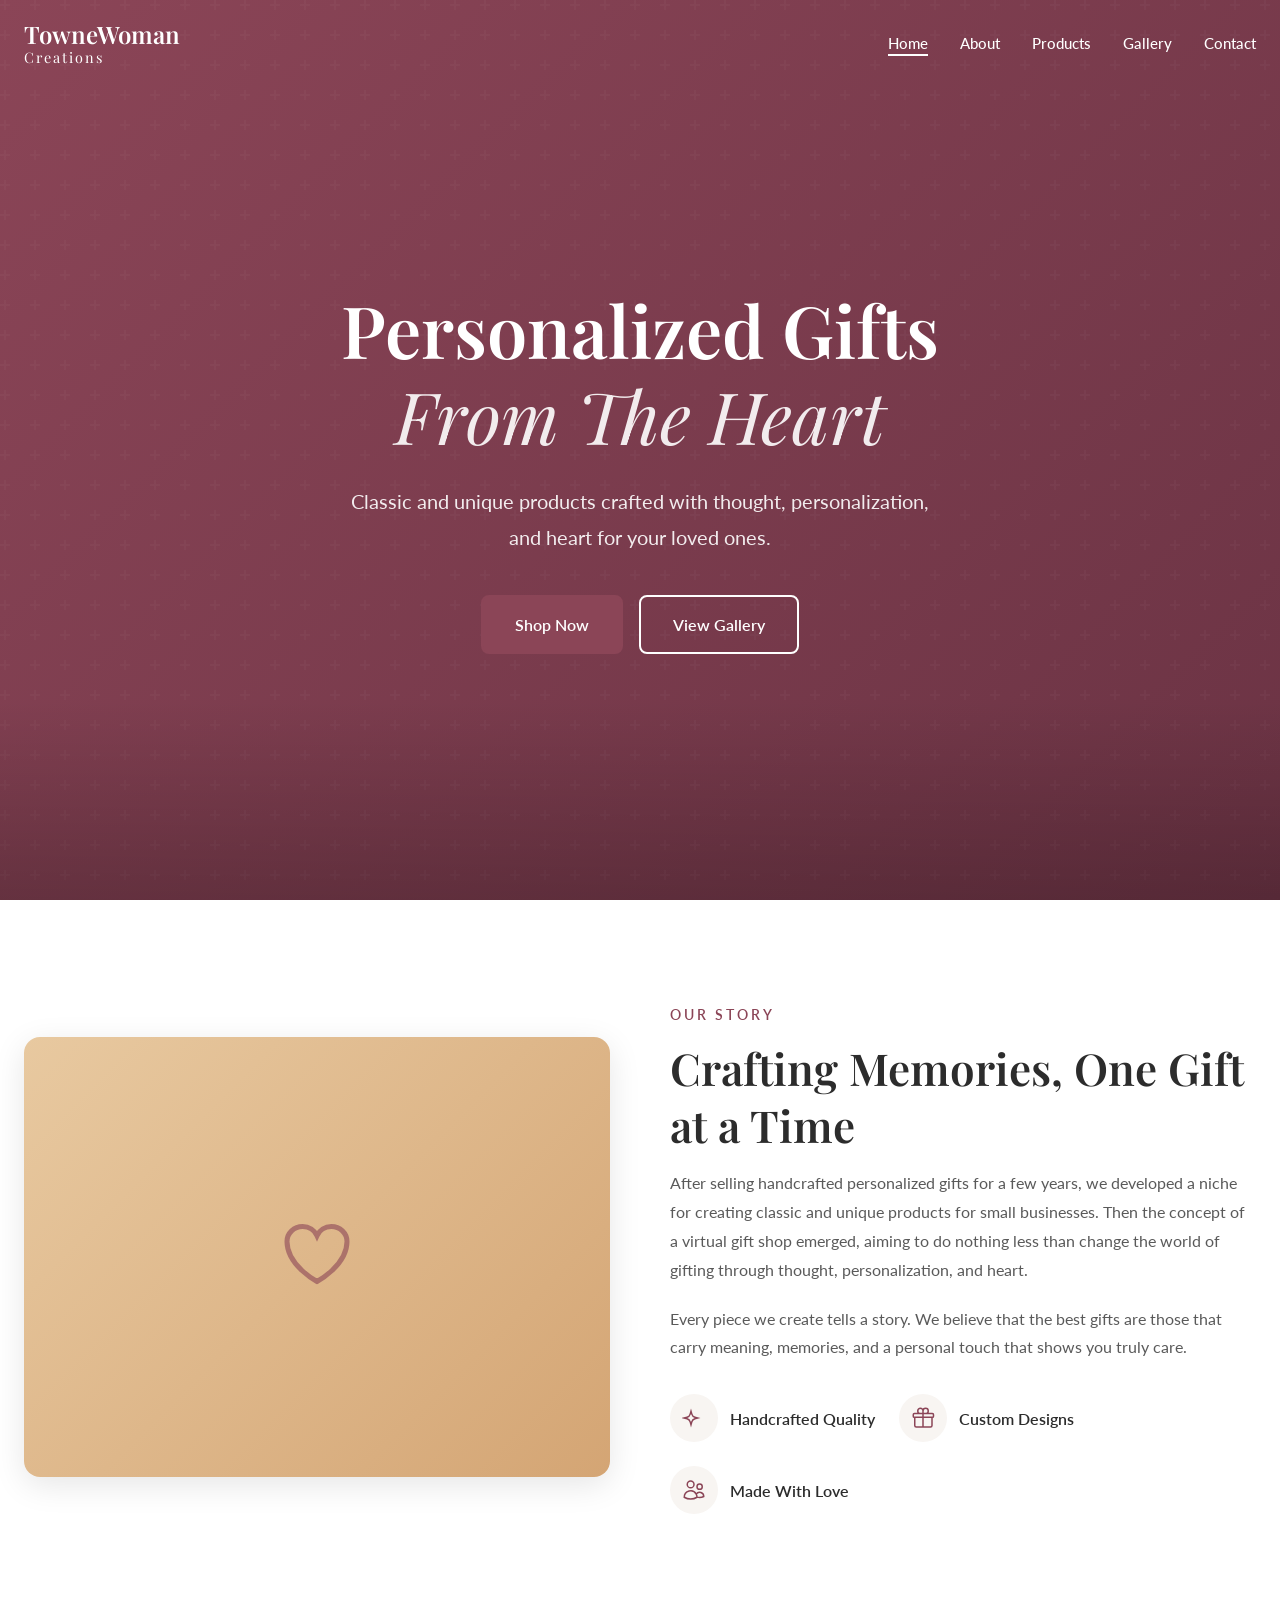
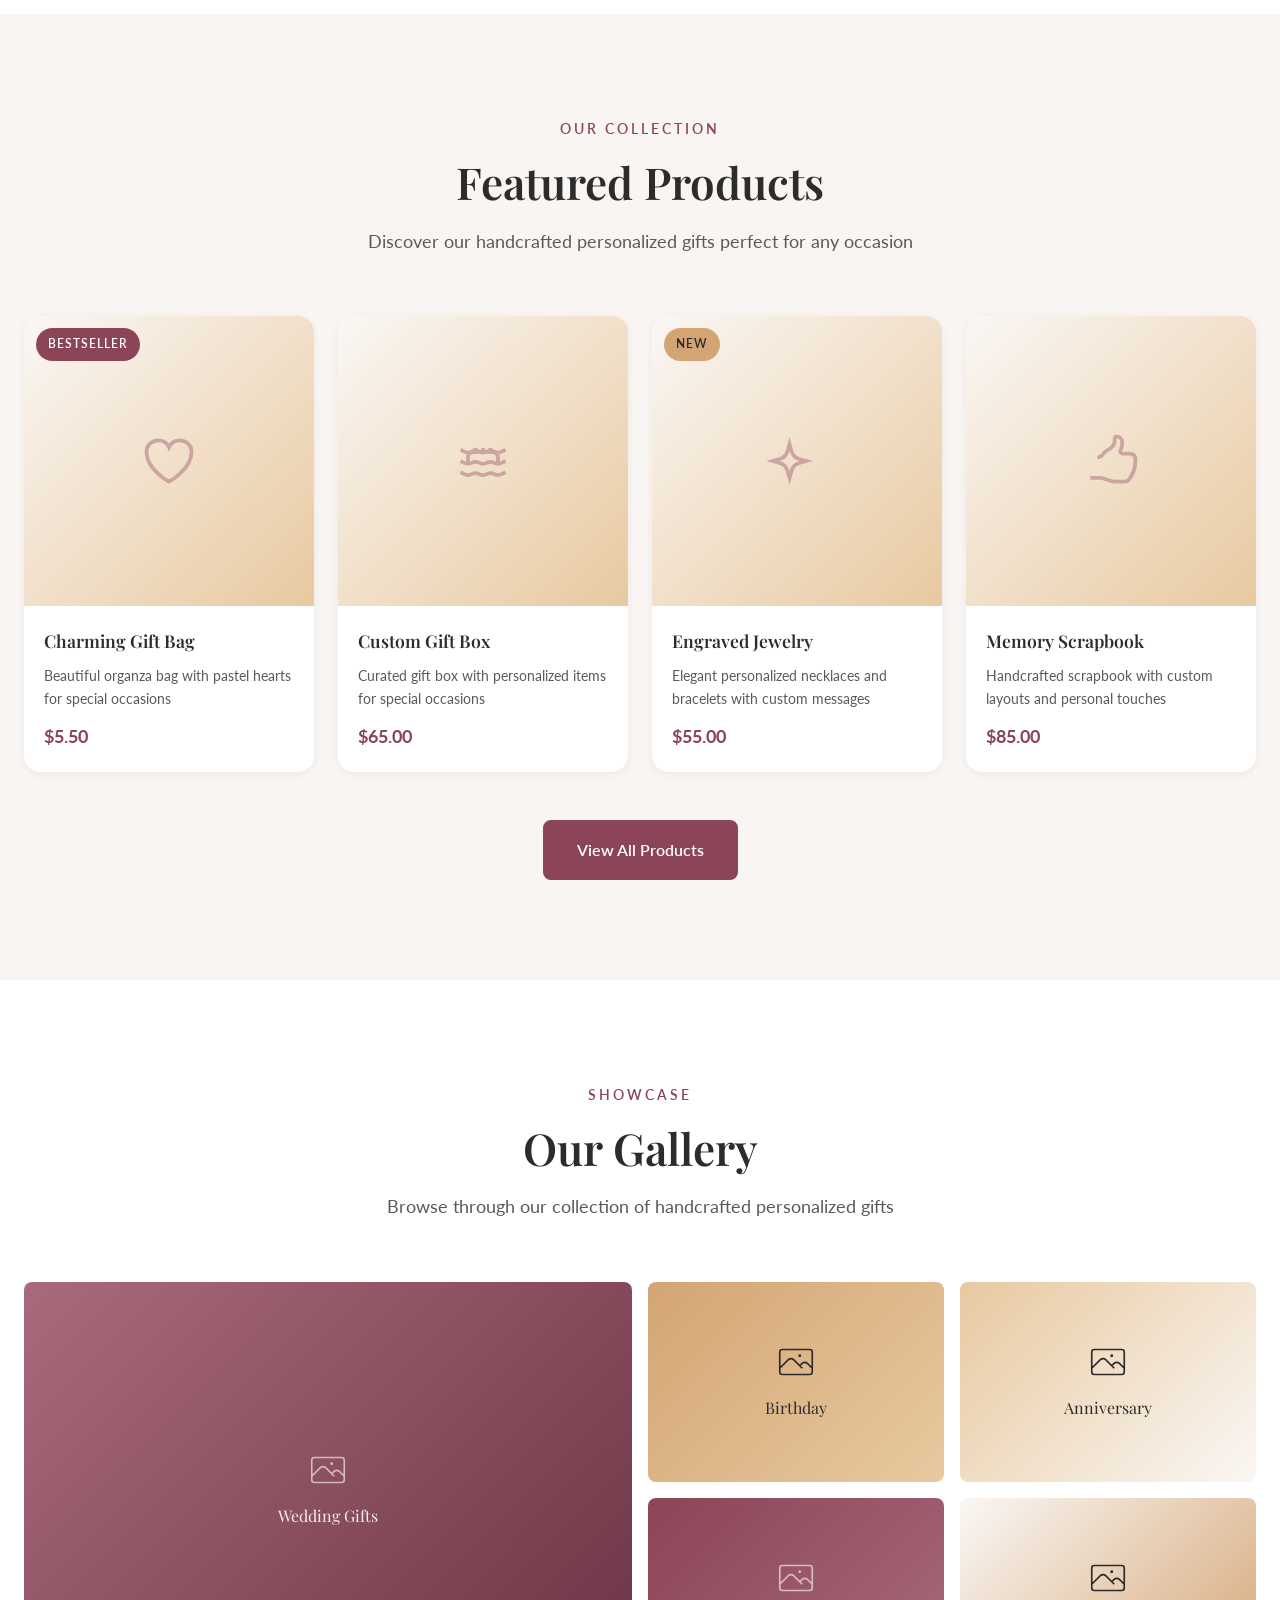
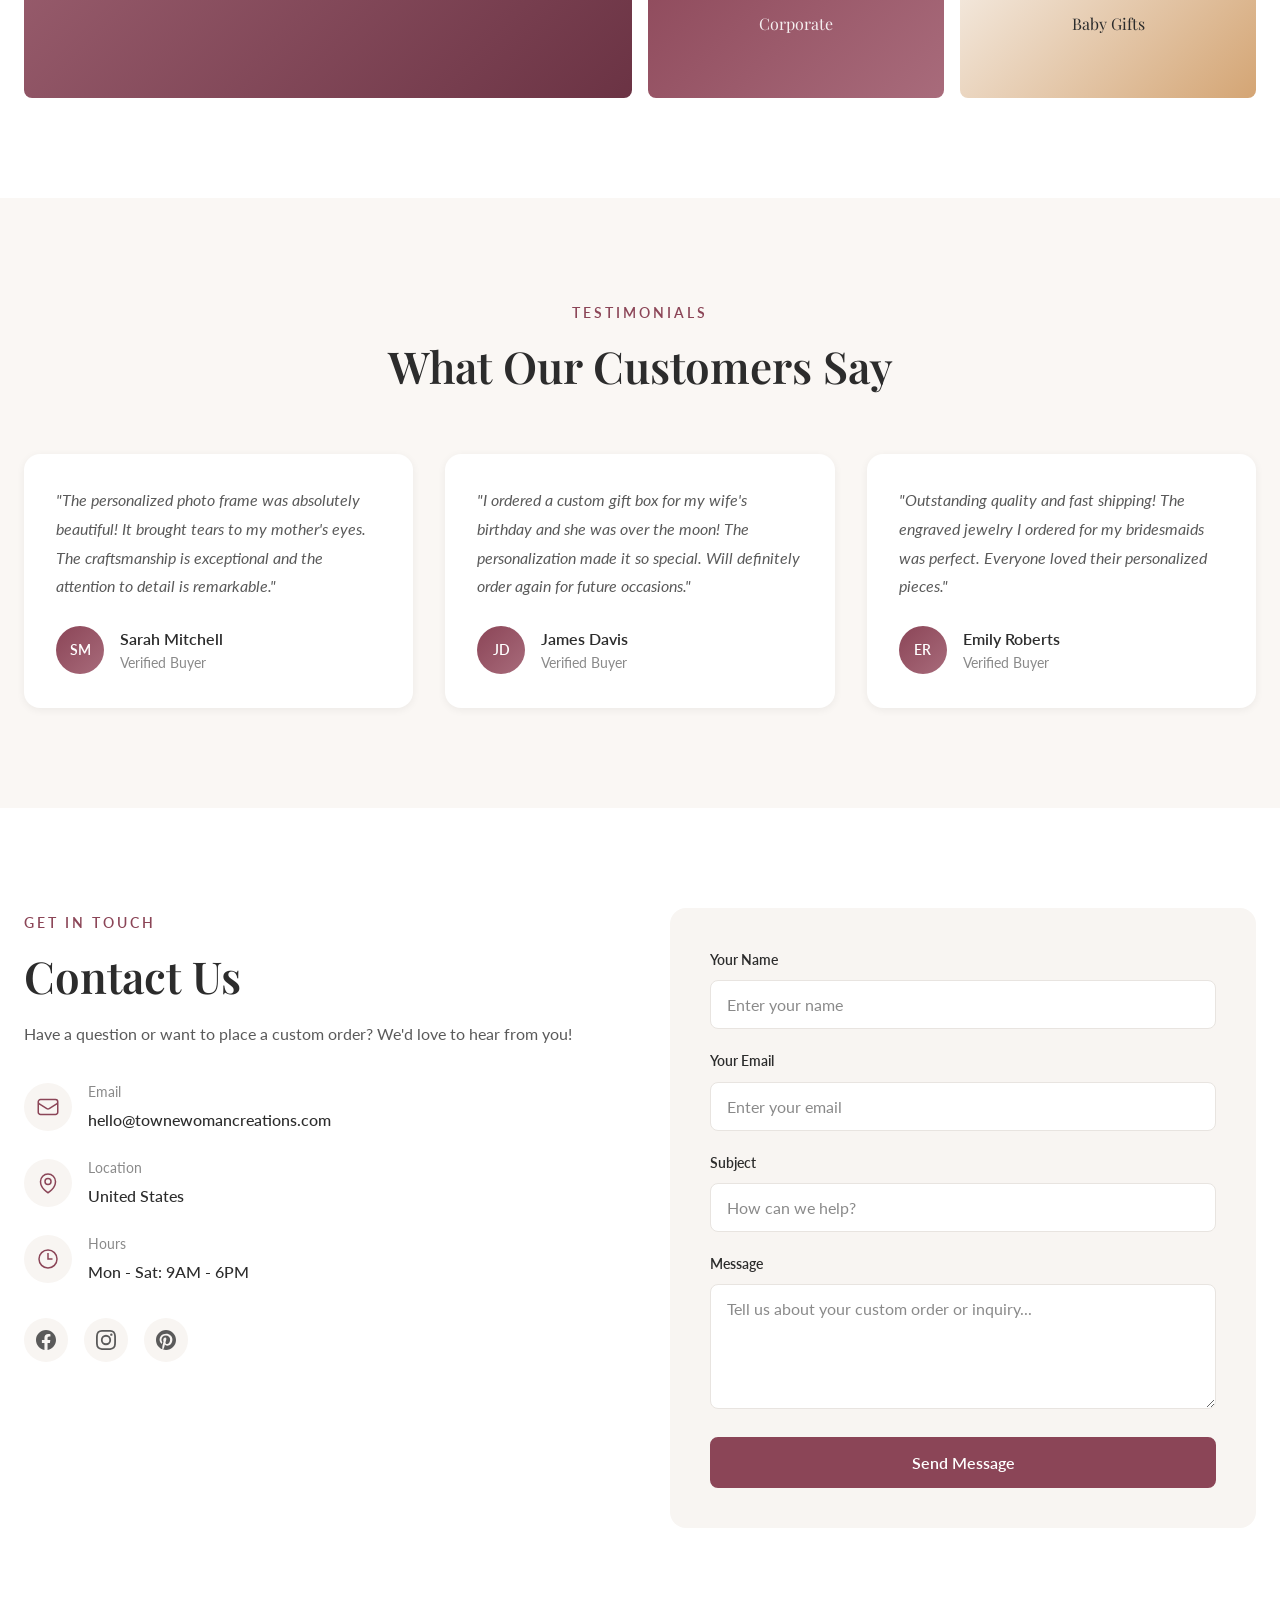
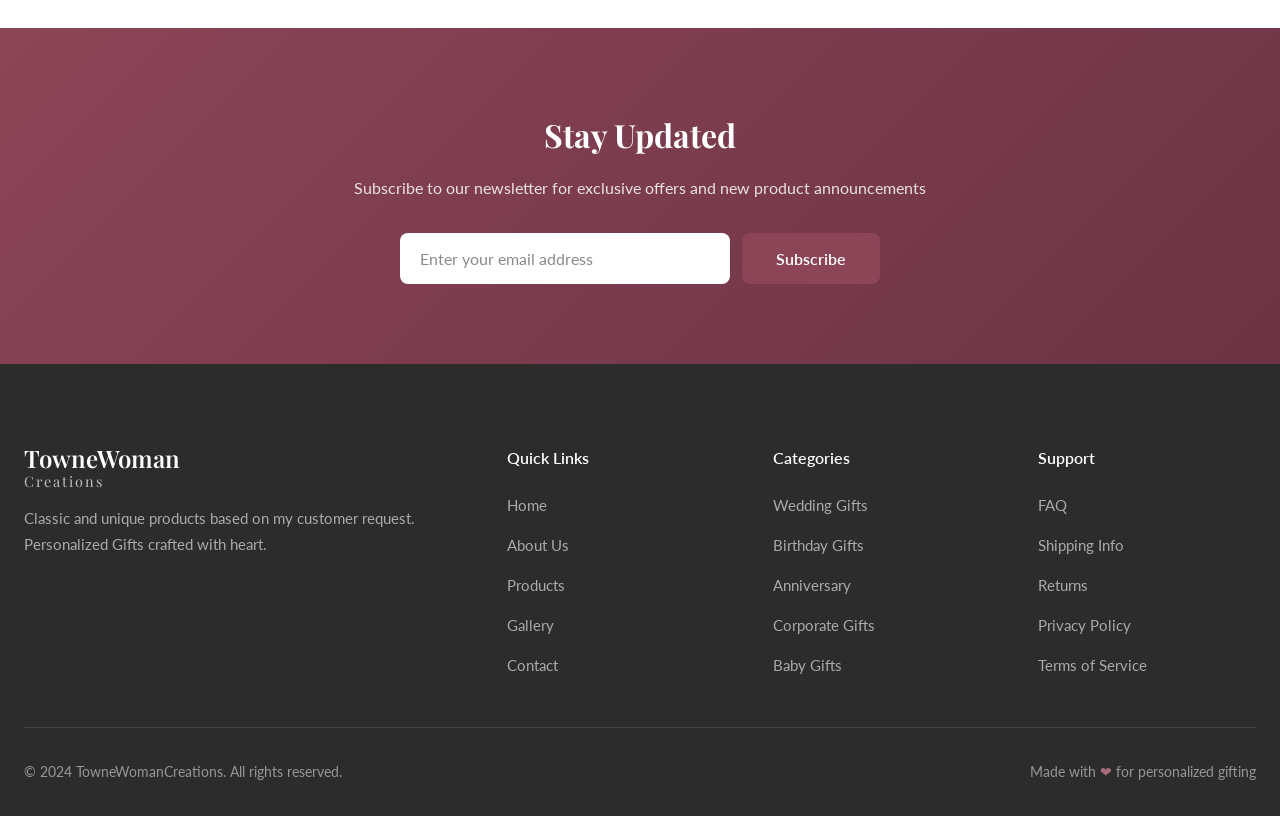
<file: index.html>
<!DOCTYPE html>
<html lang="en">
<head>
    <meta charset="UTF-8">
    <meta name="viewport" content="width=device-width, initial-scale=1.0">
    <title>Personalized Gifts | TowneWomanCreations</title>
    <meta name="description" content="TowneWomanCreations - Classic and unique products based on my customer request. Personalized Gifts.">
    <link rel="stylesheet" href="styles.css">
    <link href="https://fonts.googleapis.com/css2?family=Playfair+Display:wght@400;500;600;700&family=Lato:wght@300;400;500;600&display=swap" rel="stylesheet">
</head>
<body>
    <!-- Header -->
    <header class="header">
        <div class="container">
            <div class="header-content">
                <a href="#" class="logo">
                    <span class="logo-text">TowneWoman</span>
                    <span class="logo-accent">Creations</span>
                </a>
                
                <button class="mobile-menu-btn" aria-label="Toggle menu">
                    <span></span>
                    <span></span>
                    <span></span>
                </button>
                
                <nav class="nav">
                    <ul class="nav-list">
                        <li><a href="#home" class="nav-link active">Home</a></li>
                        <li><a href="#about" class="nav-link">About</a></li>
                        <li><a href="#products" class="nav-link">Products</a></li>
                        <li><a href="#gallery" class="nav-link">Gallery</a></li>
                        <li><a href="#contact" class="nav-link">Contact</a></li>
                    </ul>
                </nav>
            </div>
        </div>
    </header>

    <!-- Hero Section -->
    <section id="home" class="hero">
        <div class="hero-overlay"></div>
        <div class="container">
            <div class="hero-content">
                <h1 class="hero-title">Personalized Gifts <br><span>From The Heart</span></h1>
                <p class="hero-subtitle">Classic and unique products crafted with thought, personalization, and heart for your loved ones.</p>
                <div class="hero-buttons">
                    <a href="#products" class="btn btn-primary">Shop Now</a>
                    <a href="#gallery" class="btn btn-secondary">View Gallery</a>
                </div>
            </div>
        </div>
    </section>

    <!-- About Section -->
    <section id="about" class="about">
        <div class="container">
            <div class="about-grid">
                <div class="about-image">
                    <div class="image-placeholder">
                        <div class="placeholder-icon">
                            <svg viewBox="0 0 24 24" fill="none" stroke="currentColor" stroke-width="1.5">
                                <path d="M21 8.25c0-2.485-2.099-4.5-4.688-4.5-1.935 0-3.597 1.126-4.312 2.733-.715-1.607-2.377-2.733-4.313-2.733C5.1 3.75 3 5.765 3 8.25c0 7.22 9 12 9 12s9-4.78 9-12z"/>
                            </svg>
                        </div>
                    </div>
                </div>
                <div class="about-content">
                    <span class="section-label">Our Story</span>
                    <h2 class="section-title">Crafting Memories, One Gift at a Time</h2>
                    <p class="about-text">After selling handcrafted personalized gifts for a few years, we developed a niche for creating classic and unique products for small businesses. Then the concept of a virtual gift shop emerged, aiming to do nothing less than change the world of gifting through thought, personalization, and heart.</p>
                    <p class="about-text">Every piece we create tells a story. We believe that the best gifts are those that carry meaning, memories, and a personal touch that shows you truly care.</p>
                    <div class="about-features">
                        <div class="feature">
                            <div class="feature-icon">
                                <svg viewBox="0 0 24 24" fill="none" stroke="currentColor" stroke-width="1.5">
                                    <path d="M9.813 15.904L9 18.75l-.813-2.846a4.5 4.5 0 00-3.09-3.09L2.25 12l2.846-.813a4.5 4.5 0 003.09-3.09L9 5.25l.813 2.846a4.5 4.5 0 003.09 3.09L15.75 12l-2.846.813a4.5 4.5 0 00-3.09 3.09z"/>
                                </svg>
                            </div>
                            <span>Handcrafted Quality</span>
                        </div>
                        <div class="feature">
                            <div class="feature-icon">
                                <svg viewBox="0 0 24 24" fill="none" stroke="currentColor" stroke-width="1.5">
                                    <path d="M21 11.25v8.25a1.5 1.5 0 01-1.5 1.5H5.25a1.5 1.5 0 01-1.5-1.5v-8.25M12 4.875A2.625 2.625 0 109.375 7.5H12m0-2.625V7.5m0-2.625A2.625 2.625 0 1114.625 7.5H12m0 0V21m-8.625-9.75h18c.621 0 1.125-.504 1.125-1.125v-1.5c0-.621-.504-1.125-1.125-1.125h-18c-.621 0-1.125.504-1.125 1.125v1.5c0 .621.504 1.125 1.125 1.125z"/>
                                </svg>
                            </div>
                            <span>Custom Designs</span>
                        </div>
                        <div class="feature">
                            <div class="feature-icon">
                                <svg viewBox="0 0 24 24" fill="none" stroke="currentColor" stroke-width="1.5">
                                    <path d="M15 19.128a9.38 9.38 0 002.625.372 9.337 9.337 0 004.121-.952 4.125 4.125 0 00-7.533-2.493M15 19.128v-.003c0-1.113-.285-2.16-.786-3.07M15 19.128v.106A12.318 12.318 0 018.624 21c-2.331 0-4.512-.645-6.374-1.766l-.001-.109a6.375 6.375 0 0111.964-3.07M12 6.375a3.375 3.375 0 11-6.75 0 3.375 3.375 0 016.75 0zm8.25 2.25a2.625 2.625 0 11-5.25 0 2.625 2.625 0 015.25 0z"/>
                                </svg>
                            </div>
                            <span>Made With Love</span>
                        </div>
                    </div>
                </div>
            </div>
        </div>
    </section>

    <!-- Products Section -->
    <section id="products" class="products">
        <div class="container">
            <div class="section-header">
                <span class="section-label">Our Collection</span>
                <h2 class="section-title">Featured Products</h2>
                <p class="section-subtitle">Discover our handcrafted personalized gifts perfect for any occasion</p>
            </div>
            
            <div class="products-grid">
                <a href="product.html" class="product-card">
                    <div class="product-image">
                        <div class="product-placeholder">
                            <svg viewBox="0 0 24 24" fill="none" stroke="currentColor" stroke-width="1.5">
                                <path d="M21 8.25c0-2.485-2.099-4.5-4.688-4.5-1.935 0-3.597 1.126-4.312 2.733-.715-1.607-2.377-2.733-4.313-2.733C5.1 3.75 3 5.765 3 8.25c0 7.22 9 12 9 12s9-4.78 9-12z"/>
                            </svg>
                        </div>
                        <span class="product-badge">Bestseller</span>
                    </div>
                    <div class="product-info">
                        <h3 class="product-title">Charming Gift Bag</h3>
                        <p class="product-description">Beautiful organza bag with pastel hearts for special occasions</p>
                        <span class="product-price">$5.50</span>
                    </div>
                </a>
                
                <div class="product-card">
                    <div class="product-image">
                        <div class="product-placeholder">
                            <svg viewBox="0 0 24 24" fill="none" stroke="currentColor" stroke-width="1.5">
                                <path d="M12 8.25v-1.5m0 1.5c-1.355 0-2.697.056-4.024.166C6.845 8.51 6 9.473 6 10.608v2.513m6-4.87c1.355 0 2.697.055 4.024.165C17.155 8.51 18 9.473 18 10.608v2.513m-3-4.87v-1.5m-6 1.5v-1.5m12 9.75l-1.5.75a3.354 3.354 0 01-3 0 3.354 3.354 0 00-3 0 3.354 3.354 0 01-3 0 3.354 3.354 0 00-3 0 3.354 3.354 0 01-3 0L3 16.5m18-4.5l-1.5.75a3.354 3.354 0 01-3 0 3.354 3.354 0 00-3 0 3.354 3.354 0 01-3 0 3.354 3.354 0 00-3 0 3.354 3.354 0 01-3 0L3 12m18-4.5l-1.5.75a3.354 3.354 0 01-3 0 3.354 3.354 0 00-3 0 3.354 3.354 0 01-3 0 3.354 3.354 0 00-3 0 3.354 3.354 0 01-3 0L3 7.5"/>
                            </svg>
                        </div>
                    </div>
                    <div class="product-info">
                        <h3 class="product-title">Custom Gift Box</h3>
                        <p class="product-description">Curated gift box with personalized items for special occasions</p>
                        <span class="product-price">$65.00</span>
                    </div>
                </div>
                
                <div class="product-card">
                    <div class="product-image">
                        <div class="product-placeholder">
                            <svg viewBox="0 0 24 24" fill="none" stroke="currentColor" stroke-width="1.5">
                                <path d="M9.813 15.904L9 18.75l-.813-2.846a4.5 4.5 0 00-3.09-3.09L2.25 12l2.846-.813a4.5 4.5 0 003.09-3.09L9 5.25l.813 2.846a4.5 4.5 0 003.09 3.09L15.75 12l-2.846.813a4.5 4.5 0 00-3.09 3.09z"/>
                            </svg>
                        </div>
                        <span class="product-badge new">New</span>
                    </div>
                    <div class="product-info">
                        <h3 class="product-title">Engraved Jewelry</h3>
                        <p class="product-description">Elegant personalized necklaces and bracelets with custom messages</p>
                        <span class="product-price">$55.00</span>
                    </div>
                </div>
                
                <div class="product-card">
                    <div class="product-image">
                        <div class="product-placeholder">
                            <svg viewBox="0 0 24 24" fill="none" stroke="currentColor" stroke-width="1.5">
                                <path d="M6.633 10.5c.806 0 1.533-.446 2.031-1.08a9.041 9.041 0 012.861-2.4c.723-.384 1.35-.956 1.653-1.715a4.498 4.498 0 00.322-1.672V3a.75.75 0 01.75-.75A2.25 2.25 0 0116.5 4.5c0 1.152-.26 2.243-.723 3.218-.266.558.107 1.282.725 1.282h3.126c1.026 0 1.945.694 2.054 1.715.045.422.068.85.068 1.285a11.95 11.95 0 01-2.649 7.521c-.388.482-.987.729-1.605.729H13.48c-.483 0-.964-.078-1.423-.23l-3.114-1.04a4.501 4.501 0 00-1.423-.23H3.75"/>
                            </svg>
                        </div>
                    </div>
                    <div class="product-info">
                        <h3 class="product-title">Memory Scrapbook</h3>
                        <p class="product-description">Handcrafted scrapbook with custom layouts and personal touches</p>
                        <span class="product-price">$85.00</span>
                    </div>
                </div>
            </div>
            
            <div class="products-cta">
                <a href="#gallery" class="btn btn-primary">View All Products</a>
            </div>
        </div>
    </section>

    <!-- Gallery Section -->
    <section id="gallery" class="gallery">
        <div class="container">
            <div class="section-header">
                <span class="section-label">Showcase</span>
                <h2 class="section-title">Our Gallery</h2>
                <p class="section-subtitle">Browse through our collection of handcrafted personalized gifts</p>
            </div>
            
            <div class="gallery-grid">
                <div class="gallery-item large">
                    <div class="gallery-placeholder">
                        <svg viewBox="0 0 24 24" fill="none" stroke="currentColor" stroke-width="1">
                            <path d="M2.25 15.75l5.159-5.159a2.25 2.25 0 013.182 0l5.159 5.159m-1.5-1.5l1.409-1.409a2.25 2.25 0 013.182 0l2.909 2.909m-18 3.75h16.5a1.5 1.5 0 001.5-1.5V6a1.5 1.5 0 00-1.5-1.5H3.75A1.5 1.5 0 002.25 6v12a1.5 1.5 0 001.5 1.5zm10.5-11.25h.008v.008h-.008V8.25zm.375 0a.375.375 0 11-.75 0 .375.375 0 01.75 0z"/>
                        </svg>
                        <span>Wedding Gifts</span>
                    </div>
                </div>
                <div class="gallery-item">
                    <div class="gallery-placeholder">
                        <svg viewBox="0 0 24 24" fill="none" stroke="currentColor" stroke-width="1">
                            <path d="M2.25 15.75l5.159-5.159a2.25 2.25 0 013.182 0l5.159 5.159m-1.5-1.5l1.409-1.409a2.25 2.25 0 013.182 0l2.909 2.909m-18 3.75h16.5a1.5 1.5 0 001.5-1.5V6a1.5 1.5 0 00-1.5-1.5H3.75A1.5 1.5 0 002.25 6v12a1.5 1.5 0 001.5 1.5zm10.5-11.25h.008v.008h-.008V8.25zm.375 0a.375.375 0 11-.75 0 .375.375 0 01.75 0z"/>
                        </svg>
                        <span>Birthday</span>
                    </div>
                </div>
                <div class="gallery-item">
                    <div class="gallery-placeholder">
                        <svg viewBox="0 0 24 24" fill="none" stroke="currentColor" stroke-width="1">
                            <path d="M2.25 15.75l5.159-5.159a2.25 2.25 0 013.182 0l5.159 5.159m-1.5-1.5l1.409-1.409a2.25 2.25 0 013.182 0l2.909 2.909m-18 3.75h16.5a1.5 1.5 0 001.5-1.5V6a1.5 1.5 0 00-1.5-1.5H3.75A1.5 1.5 0 002.25 6v12a1.5 1.5 0 001.5 1.5zm10.5-11.25h.008v.008h-.008V8.25zm.375 0a.375.375 0 11-.75 0 .375.375 0 01.75 0z"/>
                        </svg>
                        <span>Anniversary</span>
                    </div>
                </div>
                <div class="gallery-item">
                    <div class="gallery-placeholder">
                        <svg viewBox="0 0 24 24" fill="none" stroke="currentColor" stroke-width="1">
                            <path d="M2.25 15.75l5.159-5.159a2.25 2.25 0 013.182 0l5.159 5.159m-1.5-1.5l1.409-1.409a2.25 2.25 0 013.182 0l2.909 2.909m-18 3.75h16.5a1.5 1.5 0 001.5-1.5V6a1.5 1.5 0 00-1.5-1.5H3.75A1.5 1.5 0 002.25 6v12a1.5 1.5 0 001.5 1.5zm10.5-11.25h.008v.008h-.008V8.25zm.375 0a.375.375 0 11-.75 0 .375.375 0 01.75 0z"/>
                        </svg>
                        <span>Corporate</span>
                    </div>
                </div>
                <div class="gallery-item">
                    <div class="gallery-placeholder">
                        <svg viewBox="0 0 24 24" fill="none" stroke="currentColor" stroke-width="1">
                            <path d="M2.25 15.75l5.159-5.159a2.25 2.25 0 013.182 0l5.159 5.159m-1.5-1.5l1.409-1.409a2.25 2.25 0 013.182 0l2.909 2.909m-18 3.75h16.5a1.5 1.5 0 001.5-1.5V6a1.5 1.5 0 00-1.5-1.5H3.75A1.5 1.5 0 002.25 6v12a1.5 1.5 0 001.5 1.5zm10.5-11.25h.008v.008h-.008V8.25zm.375 0a.375.375 0 11-.75 0 .375.375 0 01.75 0z"/>
                        </svg>
                        <span>Baby Gifts</span>
                    </div>
                </div>
            </div>
        </div>
    </section>

    <!-- Testimonials Section -->
    <section class="testimonials">
        <div class="container">
            <div class="section-header">
                <span class="section-label">Testimonials</span>
                <h2 class="section-title">What Our Customers Say</h2>
            </div>
            
            <div class="testimonials-grid">
                <div class="testimonial-card">
                    <div class="testimonial-content">
                        <p>"The personalized photo frame was absolutely beautiful! It brought tears to my mother's eyes. The craftsmanship is exceptional and the attention to detail is remarkable."</p>
                    </div>
                    <div class="testimonial-author">
                        <div class="author-avatar">SM</div>
                        <div class="author-info">
                            <span class="author-name">Sarah Mitchell</span>
                            <span class="author-role">Verified Buyer</span>
                        </div>
                    </div>
                </div>
                
                <div class="testimonial-card">
                    <div class="testimonial-content">
                        <p>"I ordered a custom gift box for my wife's birthday and she was over the moon! The personalization made it so special. Will definitely order again for future occasions."</p>
                    </div>
                    <div class="testimonial-author">
                        <div class="author-avatar">JD</div>
                        <div class="author-info">
                            <span class="author-name">James Davis</span>
                            <span class="author-role">Verified Buyer</span>
                        </div>
                    </div>
                </div>
                
                <div class="testimonial-card">
                    <div class="testimonial-content">
                        <p>"Outstanding quality and fast shipping! The engraved jewelry I ordered for my bridesmaids was perfect. Everyone loved their personalized pieces."</p>
                    </div>
                    <div class="testimonial-author">
                        <div class="author-avatar">ER</div>
                        <div class="author-info">
                            <span class="author-name">Emily Roberts</span>
                            <span class="author-role">Verified Buyer</span>
                        </div>
                    </div>
                </div>
            </div>
        </div>
    </section>

    <!-- Contact Section -->
    <section id="contact" class="contact">
        <div class="container">
            <div class="contact-grid">
                <div class="contact-info">
                    <span class="section-label">Get in Touch</span>
                    <h2 class="section-title">Contact Us</h2>
                    <p class="contact-text">Have a question or want to place a custom order? We'd love to hear from you!</p>
                    
                    <div class="contact-details">
                        <div class="contact-item">
                            <div class="contact-icon">
                                <svg viewBox="0 0 24 24" fill="none" stroke="currentColor" stroke-width="1.5">
                                    <path d="M21.75 6.75v10.5a2.25 2.25 0 01-2.25 2.25h-15a2.25 2.25 0 01-2.25-2.25V6.75m19.5 0A2.25 2.25 0 0019.5 4.5h-15a2.25 2.25 0 00-2.25 2.25m19.5 0v.243a2.25 2.25 0 01-1.07 1.916l-7.5 4.615a2.25 2.25 0 01-2.36 0L3.32 8.91a2.25 2.25 0 01-1.07-1.916V6.75"/>
                                </svg>
                            </div>
                            <div class="contact-text-wrapper">
                                <span class="contact-label">Email</span>
                                <span class="contact-value">hello@townewomancreations.com</span>
                            </div>
                        </div>
                        
                        <div class="contact-item">
                            <div class="contact-icon">
                                <svg viewBox="0 0 24 24" fill="none" stroke="currentColor" stroke-width="1.5">
                                    <path d="M15 10.5a3 3 0 11-6 0 3 3 0 016 0z"/>
                                    <path d="M19.5 10.5c0 7.142-7.5 11.25-7.5 11.25S4.5 17.642 4.5 10.5a7.5 7.5 0 1115 0z"/>
                                </svg>
                            </div>
                            <div class="contact-text-wrapper">
                                <span class="contact-label">Location</span>
                                <span class="contact-value">United States</span>
                            </div>
                        </div>
                        
                        <div class="contact-item">
                            <div class="contact-icon">
                                <svg viewBox="0 0 24 24" fill="none" stroke="currentColor" stroke-width="1.5">
                                    <path d="M12 6v6h4.5m4.5 0a9 9 0 11-18 0 9 9 0 0118 0z"/>
                                </svg>
                            </div>
                            <div class="contact-text-wrapper">
                                <span class="contact-label">Hours</span>
                                <span class="contact-value">Mon - Sat: 9AM - 6PM</span>
                            </div>
                        </div>
                    </div>
                    
                    <div class="social-links">
                        <a href="#" class="social-link" aria-label="Facebook">
                            <svg viewBox="0 0 24 24" fill="currentColor">
                                <path d="M24 12.073c0-6.627-5.373-12-12-12s-12 5.373-12 12c0 5.99 4.388 10.954 10.125 11.854v-8.385H7.078v-3.47h3.047V9.43c0-3.007 1.792-4.669 4.533-4.669 1.312 0 2.686.235 2.686.235v2.953H15.83c-1.491 0-1.956.925-1.956 1.874v2.25h3.328l-.532 3.47h-2.796v8.385C19.612 23.027 24 18.062 24 12.073z"/>
                            </svg>
                        </a>
                        <a href="#" class="social-link" aria-label="Instagram">
                            <svg viewBox="0 0 24 24" fill="currentColor">
                                <path d="M12 2.163c3.204 0 3.584.012 4.85.07 3.252.148 4.771 1.691 4.919 4.919.058 1.265.069 1.645.069 4.849 0 3.205-.012 3.584-.069 4.849-.149 3.225-1.664 4.771-4.919 4.919-1.266.058-1.644.07-4.85.07-3.204 0-3.584-.012-4.849-.07-3.26-.149-4.771-1.699-4.919-4.92-.058-1.265-.07-1.644-.07-4.849 0-3.204.013-3.583.07-4.849.149-3.227 1.664-4.771 4.919-4.919 1.266-.057 1.645-.069 4.849-.069zM12 0C8.741 0 8.333.014 7.053.072 2.695.272.273 2.69.073 7.052.014 8.333 0 8.741 0 12c0 3.259.014 3.668.072 4.948.2 4.358 2.618 6.78 6.98 6.98C8.333 23.986 8.741 24 12 24c3.259 0 3.668-.014 4.948-.072 4.354-.2 6.782-2.618 6.979-6.98.059-1.28.073-1.689.073-4.948 0-3.259-.014-3.667-.072-4.947-.196-4.354-2.617-6.78-6.979-6.98C15.668.014 15.259 0 12 0zm0 5.838a6.162 6.162 0 100 12.324 6.162 6.162 0 000-12.324zM12 16a4 4 0 110-8 4 4 0 010 8zm6.406-11.845a1.44 1.44 0 100 2.881 1.44 1.44 0 000-2.881z"/>
                            </svg>
                        </a>
                        <a href="#" class="social-link" aria-label="Pinterest">
                            <svg viewBox="0 0 24 24" fill="currentColor">
                                <path d="M12 0C5.373 0 0 5.372 0 12c0 5.084 3.163 9.426 7.627 11.174-.105-.949-.2-2.405.042-3.441.218-.937 1.407-5.965 1.407-5.965s-.359-.719-.359-1.782c0-1.668.967-2.914 2.171-2.914 1.023 0 1.518.769 1.518 1.69 0 1.029-.655 2.568-.994 3.995-.283 1.194.599 2.169 1.777 2.169 2.133 0 3.772-2.249 3.772-5.495 0-2.873-2.064-4.882-5.012-4.882-3.414 0-5.418 2.561-5.418 5.207 0 1.031.397 2.138.893 2.738a.36.36 0 01.083.345l-.333 1.36c-.053.22-.174.267-.402.161-1.499-.698-2.436-2.889-2.436-4.649 0-3.785 2.75-7.262 7.929-7.262 4.163 0 7.398 2.967 7.398 6.931 0 4.136-2.607 7.464-6.227 7.464-1.216 0-2.359-.631-2.75-1.378l-.748 2.853c-.271 1.043-1.002 2.35-1.492 3.146C9.57 23.812 10.763 24 12 24c6.627 0 12-5.373 12-12 0-6.628-5.373-12-12-12z"/>
                            </svg>
                        </a>
                    </div>
                </div>
                
                <div class="contact-form-wrapper">
                    <form class="contact-form">
                        <div class="form-group">
                            <label for="name">Your Name</label>
                            <input type="text" id="name" name="name" placeholder="Enter your name" required>
                        </div>
                        <div class="form-group">
                            <label for="email">Your Email</label>
                            <input type="email" id="email" name="email" placeholder="Enter your email" required>
                        </div>
                        <div class="form-group">
                            <label for="subject">Subject</label>
                            <input type="text" id="subject" name="subject" placeholder="How can we help?">
                        </div>
                        <div class="form-group">
                            <label for="message">Message</label>
                            <textarea id="message" name="message" rows="5" placeholder="Tell us about your custom order or inquiry..." required></textarea>
                        </div>
                        <button type="submit" class="btn btn-primary btn-full">Send Message</button>
                    </form>
                </div>
            </div>
        </div>
    </section>

    <!-- Newsletter Section -->
    <section class="newsletter">
        <div class="container">
            <div class="newsletter-content">
                <h2 class="newsletter-title">Stay Updated</h2>
                <p class="newsletter-text">Subscribe to our newsletter for exclusive offers and new product announcements</p>
                <form class="newsletter-form">
                    <input type="email" placeholder="Enter your email address" required>
                    <button type="submit" class="btn btn-primary">Subscribe</button>
                </form>
            </div>
        </div>
    </section>

    <!-- Footer -->
    <footer class="footer">
        <div class="container">
            <div class="footer-grid">
                <div class="footer-brand">
                    <a href="#" class="logo">
                        <span class="logo-text">TowneWoman</span>
                        <span class="logo-accent">Creations</span>
                    </a>
                    <p class="footer-tagline">Classic and unique products based on my customer request. Personalized Gifts crafted with heart.</p>
                </div>
                
                <div class="footer-links">
                    <h4>Quick Links</h4>
                    <ul>
                        <li><a href="#home">Home</a></li>
                        <li><a href="#about">About Us</a></li>
                        <li><a href="#products">Products</a></li>
                        <li><a href="#gallery">Gallery</a></li>
                        <li><a href="#contact">Contact</a></li>
                    </ul>
                </div>
                
                <div class="footer-links">
                    <h4>Categories</h4>
                    <ul>
                        <li><a href="#">Wedding Gifts</a></li>
                        <li><a href="#">Birthday Gifts</a></li>
                        <li><a href="#">Anniversary</a></li>
                        <li><a href="#">Corporate Gifts</a></li>
                        <li><a href="#">Baby Gifts</a></li>
                    </ul>
                </div>
                
                <div class="footer-links">
                    <h4>Support</h4>
                    <ul>
                        <li><a href="#">FAQ</a></li>
                        <li><a href="#">Shipping Info</a></li>
                        <li><a href="#">Returns</a></li>
                        <li><a href="#">Privacy Policy</a></li>
                        <li><a href="#">Terms of Service</a></li>
                    </ul>
                </div>
            </div>
            
            <div class="footer-bottom">
                <p class="copyright">&copy; 2024 TowneWomanCreations. All rights reserved.</p>
                <p class="footer-note">Made with <span class="heart">&#10084;</span> for personalized gifting</p>
            </div>
        </div>
    </footer>

    <script>
        // Mobile menu toggle
        const mobileMenuBtn = document.querySelector('.mobile-menu-btn');
        const nav = document.querySelector('.nav');
        
        mobileMenuBtn.addEventListener('click', () => {
            mobileMenuBtn.classList.toggle('active');
            nav.classList.toggle('active');
        });

        // Smooth scrolling for navigation links
        document.querySelectorAll('a[href^="#"]').forEach(anchor => {
            anchor.addEventListener('click', function(e) {
                e.preventDefault();
                const target = document.querySelector(this.getAttribute('href'));
                if (target) {
                    target.scrollIntoView({
                        behavior: 'smooth',
                        block: 'start'
                    });
                    // Close mobile menu if open
                    mobileMenuBtn.classList.remove('active');
                    nav.classList.remove('active');
                }
            });
        });

        // Header scroll effect
        const header = document.querySelector('.header');
        window.addEventListener('scroll', () => {
            if (window.scrollY > 100) {
                header.classList.add('scrolled');
            } else {
                header.classList.remove('scrolled');
            }
        });
    </script>
</body>
</html>
</file>
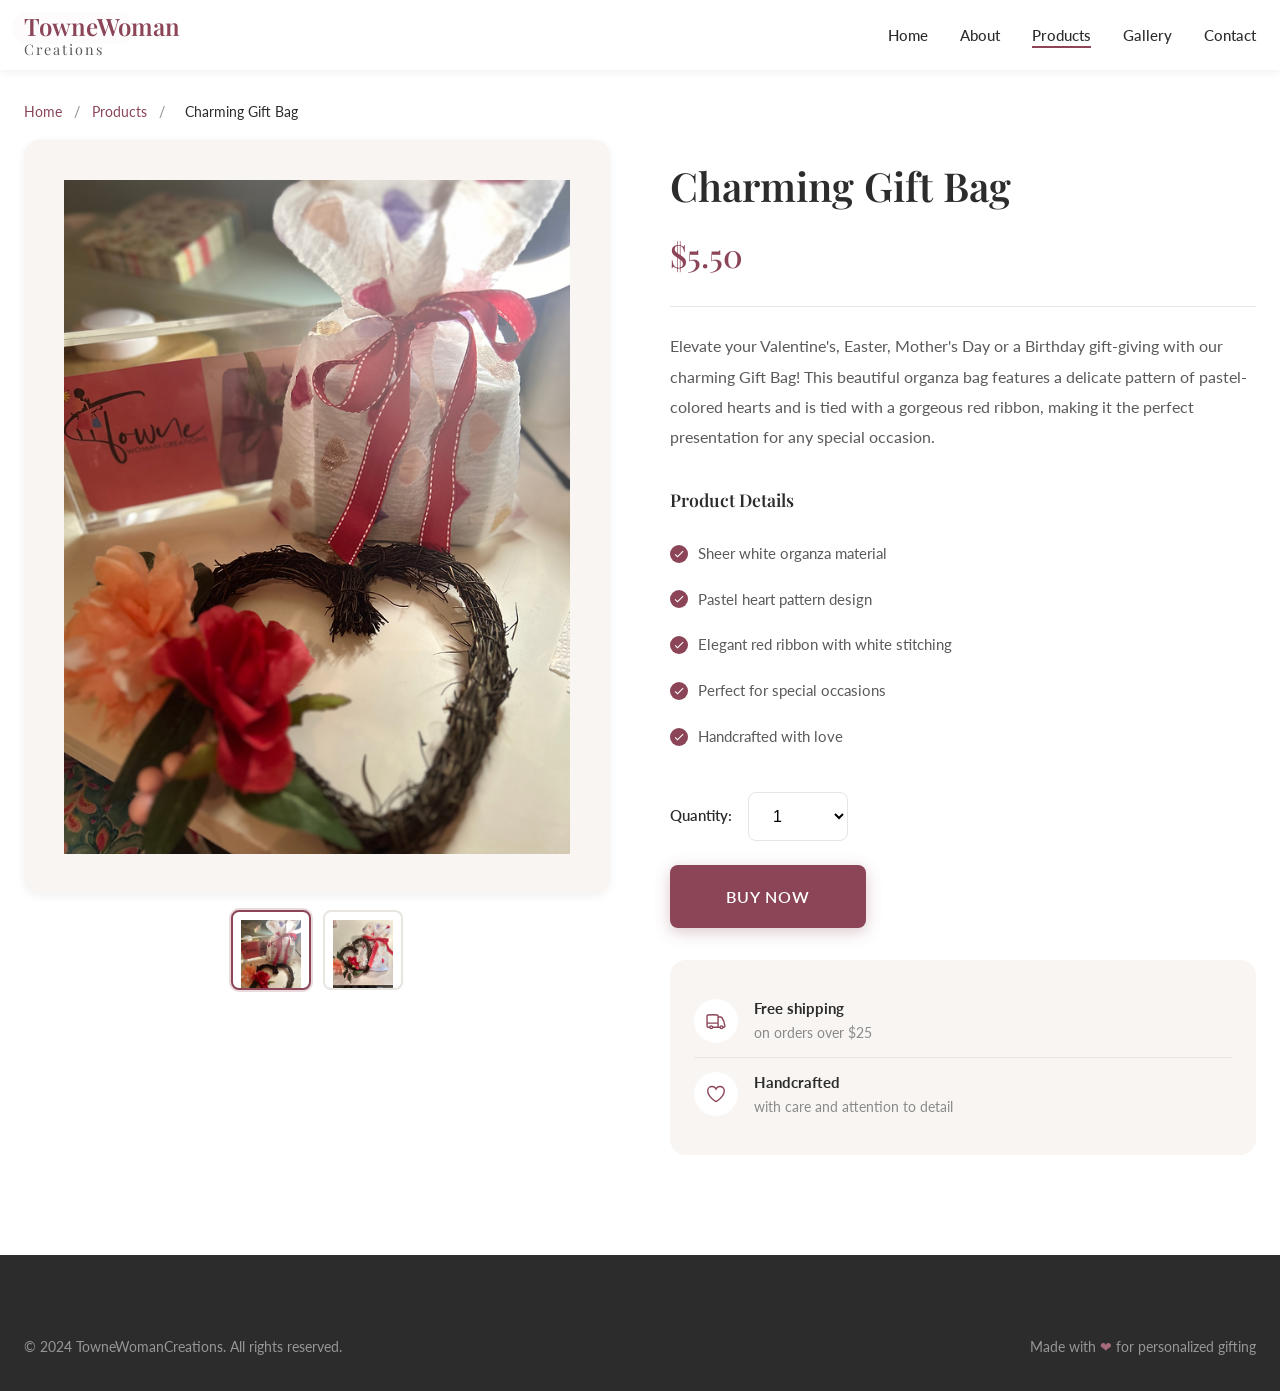
<file: product.html>
<!DOCTYPE html>
<html lang="en">
<head>
    <meta charset="UTF-8">
    <meta name="viewport" content="width=device-width, initial-scale=1.0">
    <title>Charming Gift Bag - TowneWomanCreations</title>
    <meta name="description" content="Charming Gift Bag - Elevate your Valentine's, Easter, Mothers Day or a Birthday gift-giving with our charming Gift Bag!">
    <!-- Link to both CSS files -->
    <link rel="stylesheet" href="styles.css">
    <link rel="stylesheet" href="product.css">
    <link href="https://fonts.googleapis.com/css2?family=Playfair+Display:wght@400;500;600;700&family=Lato:wght@300;400;500;600&display=swap" rel="stylesheet">
</head>
<body>
    <!-- Header -->
    <header class="header scrolled">
        <div class="container">
            <div class="header-content">
                <a href="index.html" class="logo">
                    <span class="logo-text">TowneWoman</span>
                    <span class="logo-accent">Creations</span>
                </a>
                
                <button class="mobile-menu-btn" aria-label="Toggle menu">
                    <span></span>
                    <span></span>
                    <span></span>
                </button>
                
                <nav class="nav">
                    <ul class="nav-list">
                        <li><a href="index.html#home" class="nav-link">Home</a></li>
                        <li><a href="index.html#about" class="nav-link">About</a></li>
                        <li><a href="index.html#products" class="nav-link active">Products</a></li>
                        <li><a href="index.html#gallery" class="nav-link">Gallery</a></li>
                        <li><a href="index.html#contact" class="nav-link">Contact</a></li>
                    </ul>
                </nav>
            </div>
        </div>
    </header>

    <!-- Breadcrumb -->
    <nav class="breadcrumb">
        <div class="container">
            <a href="index.html">Home</a>
            <span>/</span>
            <a href="index.html#products">Products</a>
            <span>/</span>
            <span class="current">Charming Gift Bag</span>
        </div>
    </nav>

    <!-- Main Content -->
    <main class="main-content">
        <div class="container">
            <div class="product-container">
                <!-- Product Image -->
            <!-- Product Image -->
            <div class="product-image-section">
                <div class="main-image-wrapper">
                    <img id="mainImage" src="product-1.png" alt="Charming Gift Bag">
                </div>
                <div class="thumbnail-container">
                    <div class="thumbnail active" onclick="changeImage('product-1.png', this)">
                        <img src="product-1.png" alt="View 1">
                    </div>
                    <div class="thumbnail" onclick="changeImage('product-2.png', this)">
                        <img src="product-2.png" alt="View 2">
                    </div>
                </div>
            </div>

                <!-- Product Details -->
                <div class="product-details">
                    <span class="product-badge">New Arrival</span>
                    <h1 class="product-title">Charming Gift Bag</h1>
                    
                    <div class="product-price">$5.50</div>
                    
                    <div class="divider"></div>
                    
                    <p class="product-description">
                        Elevate your Valentine's, Easter, Mother's Day or a Birthday gift-giving with our charming Gift Bag! 
                        This beautiful organza bag features a delicate pattern of pastel-colored hearts and is tied with a gorgeous 
                        red ribbon, making it the perfect presentation for any special occasion.
                    </p>

                    <!-- Features -->
                    <div class="features">
                        <h3>Product Details</h3>
                        <ul>
                            <li>Sheer white organza material</li>
                            <li>Pastel heart pattern design</li>
                            <li>Elegant red ribbon with white stitching</li>
                            <li>Perfect for special occasions</li>
                            <li>Handcrafted with love</li>
                        </ul>
                    </div>

                    <!-- Quantity -->
                    <div class="quantity-selector">
                        <label for="quantity">Quantity:</label>
                        <select id="quantity">
                            <option value="1">1</option>
                            <option value="2">2</option>
                            <option value="3">3</option>
                            <option value="4">4</option>
                            <option value="5">5</option>
                        </select>
                    </div>

                    <!-- Buy Now Button -->
                    <a href="#contact" class="buy-now-btn">Buy Now</a>

                    <!-- Info Cards -->
                    <div class="info-cards">
                        <div class="info-item">
                            <div class="info-icon">
                                <svg viewBox="0 0 24 24" fill="none" stroke="currentColor" stroke-width="1.5">
                                    <path d="M8.25 18.75a1.5 1.5 0 01-3 0m3 0a1.5 1.5 0 00-3 0m3 0h6m-9 0H3.375a1.125 1.125 0 01-1.125-1.125V14.25m17.25 4.5a1.5 1.5 0 01-3 0m3 0a1.5 1.5 0 00-3 0m3 0h1.125c.621 0 1.129-.504 1.09-1.124a17.902 17.902 0 00-3.213-9.193 2.056 2.056 0 00-1.58-.86H14.25M16.5 18.75h-2.25m0-11.177v-.958c0-.568-.422-1.048-.987-1.106a48.554 48.554 0 00-10.026 0 1.106 1.106 0 00-.987 1.106v7.635m12-6.677v6.677m0 4.5v-4.5m0 0h-12"/>
                                </svg>
                            </div>
                            <div class="info-text">
                                <strong>Free shipping</strong>
                                <span>on orders over $25</span>
                            </div>
                        </div>
                        <div class="info-item">
                            <div class="info-icon">
                                <svg viewBox="0 0 24 24" fill="none" stroke="currentColor" stroke-width="1.5">
                                    <path d="M21 8.25c0-2.485-2.099-4.5-4.688-4.5-1.935 0-3.597 1.126-4.312 2.733-.715-1.607-2.377-2.733-4.313-2.733C5.1 3.75 3 5.765 3 8.25c0 7.22 9 12 9 12s9-4.78 9-12z"/>
                                </svg>
                            </div>
                            <div class="info-text">
                                <strong>Handcrafted</strong>
                                <span>with care and attention to detail</span>
                            </div>
                        </div>
                    </div>
                </div>
            </div>
        </div>
    </main>

    <!-- Footer -->
    <footer class="footer">
        <div class="container">
            <div class="footer-bottom" style="border: none; padding: 0;">
                <p class="copyright">&copy; 2024 TowneWomanCreations. All rights reserved.</p>
                <p class="footer-note">Made with <span class="heart">&#10084;</span> for personalized gifting</p>
            </div>
        </div>
    </footer>

    <script>
        // Mobile menu toggle
        const mobileMenuBtn = document.querySelector('.mobile-menu-btn');
        const nav = document.querySelector('.nav');
        
        mobileMenuBtn.addEventListener('click', () => {
            mobileMenuBtn.classList.toggle('active');
            nav.classList.toggle('active');
        });

        // Image switcher
        const imageLabels = ['Product Image 1', 'Product Image 2'];
        
        function changeImage(index, thumbnail) {
            document.getElementById('mainImage').querySelector('span').textContent = imageLabels[index];
            document.querySelectorAll('.thumbnail').forEach(t => t.classList.remove('active'));
            thumbnail.classList.add('active');
        }
    </script>
</body>
</html>
</file>
<file: styles.css>
/* ==========================================
   TowneWomanCreations - Responsive Styles
   ========================================== */

/* CSS Variables */
:root {
    --primary-color: #8B4557;
    --primary-light: #A86B7B;
    --primary-dark: #6B3344;
    --secondary-color: #D4A574;
    --accent-color: #E8C9A0;
    --text-dark: #2C2C2C;
    --text-medium: #5A5A5A;
    --text-light: #8A8A8A;
    --bg-cream: #FAF7F4;
    --bg-white: #FFFFFF;
    --bg-light: #F8F5F2;
    --border-color: #E8E4E0;
    --shadow-sm: 0 2px 8px rgba(0, 0, 0, 0.06);
    --shadow-md: 0 4px 16px rgba(0, 0, 0, 0.08);
    --shadow-lg: 0 8px 32px rgba(0, 0, 0, 0.1);
    --transition: all 0.3s ease;
    --border-radius: 8px;
    --border-radius-lg: 16px;
    --font-display: 'Playfair Display', Georgia, serif;
    --font-body: 'Lato', -apple-system, BlinkMacSystemFont, sans-serif;
}

/* Reset & Base Styles */
*,
*::before,
*::after {
    margin: 0;
    padding: 0;
    box-sizing: border-box;
}

html {
    scroll-behavior: smooth;
}

body {
    font-family: var(--font-body);
    font-size: 16px;
    line-height: 1.7;
    color: var(--text-dark);
    background-color: var(--bg-white);
    -webkit-font-smoothing: antialiased;
    -moz-osx-font-smoothing: grayscale;
}

img {
    max-width: 100%;
    height: auto;
    display: block;
}

a {
    text-decoration: none;
    color: inherit;
    transition: var(--transition);
}

ul {
    list-style: none;
}

button {
    border: none;
    background: none;
    cursor: pointer;
    font-family: inherit;
}

input,
textarea {
    font-family: inherit;
    font-size: inherit;
}

/* Container */
.container {
    width: 100%;
    max-width: 1280px;
    margin: 0 auto;
    padding: 0 24px;
}

/* ==========================================
   Header
   ========================================== */
.header {
    position: fixed;
    top: 0;
    left: 0;
    right: 0;
    z-index: 1000;
    background-color: transparent;
    padding: 20px 0;
    transition: var(--transition);
}

.header.scrolled {
    background-color: rgba(255, 255, 255, 0.98);
    box-shadow: var(--shadow-sm);
    padding: 12px 0;
}

.header-content {
    display: flex;
    align-items: center;
    justify-content: space-between;
}

.logo {
    display: flex;
    flex-direction: column;
    line-height: 1.2;
}

.logo-text {
    font-family: var(--font-display);
    font-size: 1.5rem;
    font-weight: 600;
    color: var(--primary-color);
}

.logo-accent {
    font-family: var(--font-display);
    font-size: 0.9rem;
    font-weight: 400;
    color: var(--text-medium);
    letter-spacing: 2px;
}

.header:not(.scrolled) .logo-text,
.header:not(.scrolled) .logo-accent {
    color: var(--bg-white);
}

/* Navigation */
.nav-list {
    display: flex;
    align-items: center;
    gap: 32px;
}

.nav-link {
    font-size: 0.95rem;
    font-weight: 500;
    color: var(--text-dark);
    position: relative;
    padding: 4px 0;
}

.header:not(.scrolled) .nav-link {
    color: var(--bg-white);
}

.nav-link::after {
    content: '';
    position: absolute;
    bottom: 0;
    left: 0;
    width: 0;
    height: 2px;
    background-color: var(--primary-color);
    transition: var(--transition);
}

.nav-link:hover::after,
.nav-link.active::after {
    width: 100%;
}

.header:not(.scrolled) .nav-link::after {
    background-color: var(--bg-white);
}

/* Mobile Menu Button */
.mobile-menu-btn {
    display: none;
    flex-direction: column;
    gap: 6px;
    padding: 8px;
    z-index: 1001;
}

.mobile-menu-btn span {
    display: block;
    width: 24px;
    height: 2px;
    background-color: var(--text-dark);
    transition: var(--transition);
}

.header:not(.scrolled) .mobile-menu-btn span {
    background-color: var(--bg-white);
}

.mobile-menu-btn.active span:nth-child(1) {
    transform: rotate(45deg) translate(6px, 6px);
}

.mobile-menu-btn.active span:nth-child(2) {
    opacity: 0;
}

.mobile-menu-btn.active span:nth-child(3) {
    transform: rotate(-45deg) translate(6px, -6px);
}

/* ==========================================
   Hero Section
   ========================================== */
.hero {
    position: relative;
    min-height: 100vh;
    display: flex;
    align-items: center;
    background: linear-gradient(135deg, var(--primary-color) 0%, var(--primary-dark) 100%);
    overflow: hidden;
}

.hero::before {
    content: '';
    position: absolute;
    top: 0;
    left: 0;
    right: 0;
    bottom: 0;
    background: url("data:image/svg+xml,%3Csvg width='60' height='60' viewBox='0 0 60 60' xmlns='http://www.w3.org/2000/svg'%3E%3Cg fill='none' fill-rule='evenodd'%3E%3Cg fill='%23ffffff' fill-opacity='0.05'%3E%3Cpath d='M36 34v-4h-2v4h-4v2h4v4h2v-4h4v-2h-4zm0-30V0h-2v4h-4v2h4v4h2V6h4V4h-4zM6 34v-4H4v4H0v2h4v4h2v-4h4v-2H6zM6 4V0H4v4H0v2h4v4h2V6h4V4H6z'/%3E%3C/g%3E%3C/g%3E%3C/svg%3E");
    opacity: 0.5;
}

.hero-overlay {
    position: absolute;
    bottom: 0;
    left: 0;
    right: 0;
    height: 200px;
    background: linear-gradient(to top, rgba(0, 0, 0, 0.2), transparent);
}

.hero-content {
    position: relative;
    z-index: 1;
    text-align: center;
    padding: 120px 0 80px;
}

.hero-title {
    font-family: var(--font-display);
    font-size: clamp(2.5rem, 6vw, 4.5rem);
    font-weight: 600;
    color: var(--bg-white);
    line-height: 1.2;
    margin-bottom: 24px;
}

.hero-title span {
    display: block;
    font-weight: 400;
    font-style: italic;
    opacity: 0.9;
}

.hero-subtitle {
    font-size: clamp(1rem, 2vw, 1.25rem);
    color: rgba(255, 255, 255, 0.9);
    max-width: 600px;
    margin: 0 auto 40px;
    line-height: 1.8;
}

.hero-buttons {
    display: flex;
    justify-content: center;
    gap: 16px;
    flex-wrap: wrap;
}

/* Buttons */
.btn {
    display: inline-flex;
    align-items: center;
    justify-content: center;
    padding: 14px 32px;
    font-size: 1rem;
    font-weight: 600;
    border-radius: var(--border-radius);
    transition: var(--transition);
    cursor: pointer;
}

.btn-primary {
    background-color: var(--primary-color);
    color: var(--bg-white);
    border: 2px solid var(--primary-color);
}

.btn-primary:hover {
    background-color: var(--primary-dark);
    border-color: var(--primary-dark);
    transform: translateY(-2px);
    box-shadow: var(--shadow-md);
}

.btn-secondary {
    background-color: transparent;
    color: var(--bg-white);
    border: 2px solid var(--bg-white);
}

.btn-secondary:hover {
    background-color: var(--bg-white);
    color: var(--primary-color);
    transform: translateY(-2px);
}

.btn-full {
    width: 100%;
}

/* ==========================================
   Section Styles
   ========================================== */
.section-label {
    display: inline-block;
    font-size: 0.85rem;
    font-weight: 600;
    color: var(--primary-color);
    text-transform: uppercase;
    letter-spacing: 3px;
    margin-bottom: 12px;
}

.section-title {
    font-family: var(--font-display);
    font-size: clamp(1.75rem, 4vw, 2.75rem);
    font-weight: 600;
    color: var(--text-dark);
    line-height: 1.3;
    margin-bottom: 16px;
}

.section-subtitle {
    font-size: 1.1rem;
    color: var(--text-medium);
    max-width: 600px;
}

.section-header {
    text-align: center;
    margin-bottom: 60px;
}

.section-header .section-subtitle {
    margin: 0 auto;
}

/* ==========================================
   About Section
   ========================================== */
.about {
    padding: 100px 0;
    background-color: var(--bg-white);
}

.about-grid {
    display: grid;
    grid-template-columns: 1fr 1fr;
    gap: 60px;
    align-items: center;
}

.about-image {
    position: relative;
}

.image-placeholder {
    width: 100%;
    aspect-ratio: 4/3;
    background: linear-gradient(135deg, var(--accent-color) 0%, var(--secondary-color) 100%);
    border-radius: var(--border-radius-lg);
    display: flex;
    align-items: center;
    justify-content: center;
    box-shadow: var(--shadow-lg);
}

.placeholder-icon svg {
    width: 80px;
    height: 80px;
    color: var(--primary-color);
    opacity: 0.6;
}

.about-content .section-label {
    text-align: left;
}

.about-content .section-title {
    text-align: left;
}

.about-text {
    color: var(--text-medium);
    margin-bottom: 20px;
    line-height: 1.8;
}

.about-features {
    display: flex;
    flex-wrap: wrap;
    gap: 24px;
    margin-top: 32px;
}

.feature {
    display: flex;
    align-items: center;
    gap: 12px;
}

.feature-icon {
    width: 48px;
    height: 48px;
    background-color: var(--bg-light);
    border-radius: 50%;
    display: flex;
    align-items: center;
    justify-content: center;
}

.feature-icon svg {
    width: 24px;
    height: 24px;
    color: var(--primary-color);
}

.feature span {
    font-weight: 600;
    color: var(--text-dark);
}

/* ==========================================
   Products Section
   ========================================== */
.products {
    padding: 100px 0;
    background-color: var(--bg-light);
}

.products-grid {
    display: grid;
    grid-template-columns: repeat(4, 1fr);
    gap: 24px;
}

.product-card {
    background-color: var(--bg-white);
    border-radius: var(--border-radius-lg);
    overflow: hidden;
    box-shadow: var(--shadow-sm);
    transition: var(--transition);
}

.product-card:hover {
    transform: translateY(-8px);
    box-shadow: var(--shadow-lg);
}

/* Product card as anchor link */
a.product-card {
    text-decoration: none;
    color: inherit;
    display: block;
}

.product-image {
    position: relative;
    aspect-ratio: 1;
    overflow: hidden;
}

.product-placeholder {
    width: 100%;
    height: 100%;
    background: linear-gradient(135deg, var(--bg-cream) 0%, var(--accent-color) 100%);
    display: flex;
    align-items: center;
    justify-content: center;
}

.product-placeholder svg {
    width: 60px;
    height: 60px;
    color: var(--primary-light);
    opacity: 0.5;
}

.product-badge {
    position: absolute;
    top: 12px;
    left: 12px;
    padding: 6px 12px;
    background-color: var(--primary-color);
    color: var(--bg-white);
    font-size: 0.75rem;
    font-weight: 600;
    border-radius: 20px;
    text-transform: uppercase;
    letter-spacing: 1px;
}

.product-badge.new {
    background-color: var(--secondary-color);
    color: var(--text-dark);
}

.product-info {
    padding: 20px;
}

.product-title {
    font-family: var(--font-display);
    font-size: 1.1rem;
    font-weight: 600;
    color: var(--text-dark);
    margin-bottom: 8px;
}

.product-description {
    font-size: 0.9rem;
    color: var(--text-medium);
    margin-bottom: 12px;
    line-height: 1.6;
}

.product-price {
    font-size: 1.1rem;
    font-weight: 700;
    color: var(--primary-color);
}

.products-cta {
    text-align: center;
    margin-top: 48px;
}

/* ==========================================
   Gallery Section
   ========================================== */
.gallery {
    padding: 100px 0;
    background-color: var(--bg-white);
}

.gallery-grid {
    display: grid;
    grid-template-columns: repeat(4, 1fr);
    grid-template-rows: repeat(2, 200px);
    gap: 16px;
}

.gallery-item {
    position: relative;
    border-radius: var(--border-radius);
    overflow: hidden;
    cursor: pointer;
}

.gallery-item.large {
    grid-column: span 2;
    grid-row: span 2;
}

.gallery-placeholder {
    width: 100%;
    height: 100%;
    background: linear-gradient(135deg, var(--primary-light) 0%, var(--primary-dark) 100%);
    display: flex;
    flex-direction: column;
    align-items: center;
    justify-content: center;
    gap: 12px;
    transition: var(--transition);
}

.gallery-placeholder svg {
    width: 40px;
    height: 40px;
    color: rgba(255, 255, 255, 0.6);
}

.gallery-placeholder span {
    font-family: var(--font-display);
    font-size: 1rem;
    color: rgba(255, 255, 255, 0.9);
}

.gallery-item:hover .gallery-placeholder {
    transform: scale(1.05);
}

/* Alternating colors for gallery */
.gallery-item:nth-child(2) .gallery-placeholder {
    background: linear-gradient(135deg, var(--secondary-color) 0%, var(--accent-color) 100%);
}

.gallery-item:nth-child(2) .gallery-placeholder svg,
.gallery-item:nth-child(2) .gallery-placeholder span {
    color: var(--text-dark);
}

.gallery-item:nth-child(3) .gallery-placeholder {
    background: linear-gradient(135deg, var(--accent-color) 0%, var(--bg-cream) 100%);
}

.gallery-item:nth-child(3) .gallery-placeholder svg,
.gallery-item:nth-child(3) .gallery-placeholder span {
    color: var(--text-dark);
}

.gallery-item:nth-child(4) .gallery-placeholder {
    background: linear-gradient(135deg, var(--primary-color) 0%, var(--primary-light) 100%);
}

.gallery-item:nth-child(5) .gallery-placeholder {
    background: linear-gradient(135deg, var(--bg-cream) 0%, var(--secondary-color) 100%);
}

.gallery-item:nth-child(5) .gallery-placeholder svg,
.gallery-item:nth-child(5) .gallery-placeholder span {
    color: var(--text-dark);
}

/* ==========================================
   Testimonials Section
   ========================================== */
.testimonials {
    padding: 100px 0;
    background-color: var(--bg-cream);
}

.testimonials-grid {
    display: grid;
    grid-template-columns: repeat(3, 1fr);
    gap: 32px;
}

.testimonial-card {
    background-color: var(--bg-white);
    padding: 32px;
    border-radius: var(--border-radius-lg);
    box-shadow: var(--shadow-sm);
    transition: var(--transition);
}

.testimonial-card:hover {
    box-shadow: var(--shadow-md);
}

.testimonial-content {
    margin-bottom: 24px;
}

.testimonial-content p {
    font-size: 1rem;
    color: var(--text-medium);
    line-height: 1.8;
    font-style: italic;
}

.testimonial-author {
    display: flex;
    align-items: center;
    gap: 16px;
}

.author-avatar {
    width: 48px;
    height: 48px;
    background: linear-gradient(135deg, var(--primary-color) 0%, var(--primary-light) 100%);
    border-radius: 50%;
    display: flex;
    align-items: center;
    justify-content: center;
    color: var(--bg-white);
    font-weight: 600;
    font-size: 0.9rem;
}

.author-info {
    display: flex;
    flex-direction: column;
}

.author-name {
    font-weight: 600;
    color: var(--text-dark);
}

.author-role {
    font-size: 0.85rem;
    color: var(--text-light);
}

/* ==========================================
   Contact Section
   ========================================== */
.contact {
    padding: 100px 0;
    background-color: var(--bg-white);
}

.contact-grid {
    display: grid;
    grid-template-columns: 1fr 1fr;
    gap: 60px;
}

.contact-info .section-label,
.contact-info .section-title {
    text-align: left;
}

.contact-text {
    color: var(--text-medium);
    margin-bottom: 32px;
    line-height: 1.8;
}

.contact-details {
    display: flex;
    flex-direction: column;
    gap: 24px;
    margin-bottom: 32px;
}

.contact-item {
    display: flex;
    align-items: center;
    gap: 16px;
}

.contact-icon {
    width: 48px;
    height: 48px;
    background-color: var(--bg-light);
    border-radius: 50%;
    display: flex;
    align-items: center;
    justify-content: center;
    flex-shrink: 0;
}

.contact-icon svg {
    width: 24px;
    height: 24px;
    color: var(--primary-color);
}

.contact-label {
    display: block;
    font-size: 0.85rem;
    color: var(--text-light);
    margin-bottom: 2px;
}

.contact-value {
    font-weight: 500;
    color: var(--text-dark);
}

.social-links {
    display: flex;
    gap: 16px;
}

.social-link {
    width: 44px;
    height: 44px;
    background-color: var(--bg-light);
    border-radius: 50%;
    display: flex;
    align-items: center;
    justify-content: center;
    transition: var(--transition);
}

.social-link:hover {
    background-color: var(--primary-color);
}

.social-link svg {
    width: 20px;
    height: 20px;
    color: var(--text-medium);
    transition: var(--transition);
}

.social-link:hover svg {
    color: var(--bg-white);
}

/* Contact Form */
.contact-form-wrapper {
    background-color: var(--bg-light);
    padding: 40px;
    border-radius: var(--border-radius-lg);
}

.form-group {
    margin-bottom: 20px;
}

.form-group label {
    display: block;
    font-size: 0.9rem;
    font-weight: 600;
    color: var(--text-dark);
    margin-bottom: 8px;
}

.form-group input,
.form-group textarea {
    width: 100%;
    padding: 14px 16px;
    border: 1px solid var(--border-color);
    border-radius: var(--border-radius);
    background-color: var(--bg-white);
    transition: var(--transition);
}

.form-group input:focus,
.form-group textarea:focus {
    outline: none;
    border-color: var(--primary-color);
    box-shadow: 0 0 0 3px rgba(139, 69, 87, 0.1);
}

.form-group input::placeholder,
.form-group textarea::placeholder {
    color: var(--text-light);
}

.form-group textarea {
    resize: vertical;
    min-height: 120px;
}

/* ==========================================
   Newsletter Section
   ========================================== */
.newsletter {
    padding: 80px 0;
    background: linear-gradient(135deg, var(--primary-color) 0%, var(--primary-dark) 100%);
}

.newsletter-content {
    text-align: center;
    max-width: 600px;
    margin: 0 auto;
}

.newsletter-title {
    font-family: var(--font-display);
    font-size: clamp(1.5rem, 3vw, 2rem);
    color: var(--bg-white);
    margin-bottom: 12px;
}

.newsletter-text {
    color: rgba(255, 255, 255, 0.85);
    margin-bottom: 32px;
}

.newsletter-form {
    display: flex;
    gap: 12px;
    max-width: 480px;
    margin: 0 auto;
}

.newsletter-form input {
    flex: 1;
    padding: 14px 20px;
    border: none;
    border-radius: var(--border-radius);
    background-color: var(--bg-white);
    font-size: 1rem;
}

.newsletter-form input::placeholder {
    color: var(--text-light);
}

.newsletter-form input:focus {
    outline: none;
    box-shadow: 0 0 0 3px rgba(255, 255, 255, 0.3);
}

.newsletter-form .btn {
    white-space: nowrap;
}

/* ==========================================
   Footer
   ========================================== */
.footer {
    padding: 80px 0 32px;
    background-color: var(--text-dark);
    color: rgba(255, 255, 255, 0.8);
}

.footer-grid {
    display: grid;
    grid-template-columns: 2fr 1fr 1fr 1fr;
    gap: 48px;
    padding-bottom: 48px;
    border-bottom: 1px solid rgba(255, 255, 255, 0.1);
}

.footer-brand .logo-text {
    color: var(--bg-white);
}

.footer-brand .logo-accent {
    color: rgba(255, 255, 255, 0.7);
}

.footer-tagline {
    margin-top: 16px;
    font-size: 0.95rem;
    line-height: 1.7;
    color: rgba(255, 255, 255, 0.6);
}

.footer-links h4 {
    font-size: 1rem;
    font-weight: 600;
    color: var(--bg-white);
    margin-bottom: 20px;
}

.footer-links ul {
    display: flex;
    flex-direction: column;
    gap: 12px;
}

.footer-links a {
    font-size: 0.95rem;
    color: rgba(255, 255, 255, 0.6);
    transition: var(--transition);
}

.footer-links a:hover {
    color: var(--bg-white);
    padding-left: 4px;
}

.footer-bottom {
    padding-top: 32px;
    display: flex;
    justify-content: space-between;
    align-items: center;
    flex-wrap: wrap;
    gap: 16px;
}

.copyright {
    font-size: 0.9rem;
    color: rgba(255, 255, 255, 0.5);
}

.footer-note {
    font-size: 0.9rem;
    color: rgba(255, 255, 255, 0.5);
}

.footer-note .heart {
    color: var(--primary-light);
}

/* ==========================================
   Responsive Styles
   ========================================== */

/* Large Tablets & Small Desktops */
@media (max-width: 1024px) {
    .products-grid {
        grid-template-columns: repeat(2, 1fr);
    }
    
    .gallery-grid {
        grid-template-columns: repeat(3, 1fr);
        grid-template-rows: repeat(2, 180px);
    }
    
    .gallery-item.large {
        grid-column: span 1;
        grid-row: span 2;
    }
    
    .testimonials-grid {
        grid-template-columns: repeat(2, 1fr);
    }
    
    .testimonials-grid .testimonial-card:last-child {
        grid-column: span 2;
    }
    
    .footer-grid {
        grid-template-columns: repeat(2, 1fr);
        gap: 40px;
    }
}

/* Tablets */
@media (max-width: 768px) {
    .container {
        padding: 0 20px;
    }
    
    /* Mobile Navigation */
    .mobile-menu-btn {
        display: flex;
    }
    
    .nav {
        position: fixed;
        top: 0;
        left: 0;
        right: 0;
        bottom: 0;
        background-color: var(--bg-white);
        display: flex;
        align-items: center;
        justify-content: center;
        opacity: 0;
        visibility: hidden;
        transition: var(--transition);
    }
    
    .nav.active {
        opacity: 1;
        visibility: visible;
    }
    
    .nav-list {
        flex-direction: column;
        gap: 32px;
    }
    
    .nav-link {
        font-size: 1.5rem;
        color: var(--text-dark) !important;
    }
    
    .nav-link::after {
        background-color: var(--primary-color) !important;
    }
    
    /* Sections */
    .about {
        padding: 80px 0;
    }
    
    .about-grid {
        grid-template-columns: 1fr;
        gap: 40px;
    }
    
    .about-image {
        order: -1;
    }
    
    .products {
        padding: 80px 0;
    }
    
    .products-grid {
        grid-template-columns: repeat(2, 1fr);
        gap: 16px;
    }
    
    .gallery {
        padding: 80px 0;
    }
    
    .gallery-grid {
        grid-template-columns: repeat(2, 1fr);
        grid-template-rows: repeat(3, 160px);
    }
    
    .gallery-item.large {
        grid-column: span 2;
        grid-row: span 1;
    }
    
    .testimonials {
        padding: 80px 0;
    }
    
    .testimonials-grid {
        grid-template-columns: 1fr;
    }
    
    .testimonials-grid .testimonial-card:last-child {
        grid-column: span 1;
    }
    
    .contact {
        padding: 80px 0;
    }
    
    .contact-grid {
        grid-template-columns: 1fr;
        gap: 40px;
    }
    
    .newsletter {
        padding: 60px 0;
    }
    
    .newsletter-form {
        flex-direction: column;
    }
    
    .newsletter-form .btn {
        width: 100%;
    }
    
    .footer {
        padding: 60px 0 24px;
    }
    
    .footer-grid {
        grid-template-columns: 1fr;
        gap: 32px;
    }
    
    .footer-bottom {
        flex-direction: column;
        text-align: center;
    }
}

/* Mobile Phones */
@media (max-width: 480px) {
    .hero-content {
        padding: 100px 0 60px;
    }
    
    .hero-buttons {
        flex-direction: column;
        width: 100%;
        max-width: 280px;
        margin: 0 auto;
    }
    
    .hero-buttons .btn {
        width: 100%;
    }
    
    .section-header {
        margin-bottom: 40px;
    }
    
    .about-features {
        flex-direction: column;
        gap: 16px;
    }
    
    .products-grid {
        grid-template-columns: 1fr;
    }
    
    .product-info {
        padding: 16px;
    }
    
    .gallery-grid {
        grid-template-columns: 1fr;
        grid-template-rows: repeat(5, 150px);
    }
    
    .gallery-item.large {
        grid-column: span 1;
    }
    
    .contact-form-wrapper {
        padding: 24px;
    }
    
    .testimonial-card {
        padding: 24px;
    }
}

/* Accessibility - Reduced Motion */
@media (prefers-reduced-motion: reduce) {
    *,
    *::before,
    *::after {
        animation-duration: 0.01ms !important;
        animation-iteration-count: 1 !important;
        transition-duration: 0.01ms !important;
    }
    
    html {
        scroll-behavior: auto;
    }
}

/* Print Styles */
@media print {
    .header,
    .hero,
    .newsletter,
    .mobile-menu-btn {
        display: none;
    }
    
    body {
        font-size: 12pt;
        line-height: 1.5;
        color: #000;
        background: #fff;
    }
    
    .container {
        max-width: 100%;
        padding: 0;
    }
    
    section {
        page-break-inside: avoid;
    }
}
</file>
<file: product.css>
/* ==========================================
   Product Page Specific Styles
   ========================================== */

/* Breadcrumb */
.breadcrumb {
    padding: 100px 0 16px;
    font-size: 14px;
    color: var(--text-light);
    background-color: var(--bg-white);
}

.breadcrumb a {
    color: var(--primary-color);
    text-decoration: none;
    transition: var(--transition);
}

.breadcrumb a:hover {
    color: var(--primary-dark);
}

.breadcrumb span {
    margin: 0 8px;
}

.breadcrumb .current {
    color: var(--text-dark);
}

/* Main Content */
.main-content {
    padding: 0 0 80px;
    background-color: var(--bg-white);
}

.product-container {
    display: grid;
    grid-template-columns: 1fr 1fr;
    gap: 60px;
    align-items: start;
}

/* Product Image Section */
.product-image-section {
    position: relative;
}

.main-image-wrapper {
    background-color: var(--bg-light);
    border-radius: var(--border-radius-lg);
    padding: 40px;
    box-shadow: var(--shadow-sm);
}

.product-placeholder-large {
    width: 100%;
    aspect-ratio: 1;
    background: linear-gradient(135deg, var(--bg-cream) 0%, var(--accent-color) 100%);
    border-radius: var(--border-radius);
    display: flex;
    flex-direction: column;
    align-items: center;
    justify-content: center;
    gap: 16px;
}

.product-placeholder-large svg {
    width: 80px;
    height: 80px;
    color: var(--primary-light);
    opacity: 0.5;
}

.product-placeholder-large span {
    font-family: var(--font-display);
    font-size: 1.1rem;
    color: var(--primary-color);
    opacity: 0.6;
}

.thumbnail-container {
    display: flex;
    gap: 12px;
    margin-top: 16px;
    justify-content: center;
}

.thumbnail {
    width: 80px;
    height: 80px;
    border: 2px solid var(--border-color);
    border-radius: var(--border-radius);
    overflow: hidden;
    cursor: pointer;
    padding: 8px;
    background-color: var(--bg-white);
    transition: var(--transition);
}

.thumbnail:hover {
    border-color: var(--primary-color);
}

.thumbnail.active {
    border-color: var(--primary-color);
    box-shadow: 0 0 0 2px rgba(139, 69, 87, 0.2);
}

.thumbnail-placeholder {
    width: 100%;
    height: 100%;
    background: linear-gradient(135deg, var(--bg-cream) 0%, var(--accent-color) 100%);
    border-radius: 4px;
    display: flex;
    align-items: center;
    justify-content: center;
}

.thumbnail-placeholder svg {
    width: 24px;
    height: 24px;
    color: var(--primary-light);
    opacity: 0.5;
}

/* Product Details */
.product-details {
    padding: 20px 0;
}

.product-badge {
    display: inline-block;
    padding: 6px 16px;
    background-color: var(--primary-color);
    color: var(--bg-white);
    font-size: 0.75rem;
    font-weight: 600;
    border-radius: 20px;
    text-transform: uppercase;
    letter-spacing: 1px;
    margin-bottom: 16px;
}

.product-title {
    font-family: var(--font-display);
    font-size: clamp(1.75rem, 4vw, 2.5rem);
    font-weight: 600;
    color: var(--text-dark);
    margin-bottom: 16px;
    line-height: 1.3;
}

.product-price {
    font-family: var(--font-display);
    font-size: clamp(1.5rem, 3vw, 2rem);
    color: var(--primary-color);
    font-weight: 500;
    margin-bottom: 24px;
}

.divider {
    width: 100%;
    height: 1px;
    background-color: var(--border-color);
    margin-bottom: 24px;
}

.product-description {
    font-size: 1rem;
    line-height: 1.9;
    color: var(--text-medium);
    margin-bottom: 32px;
}

/* Features */
.features {
    margin-bottom: 32px;
}

.features h3 {
    font-family: var(--font-display);
    font-size: 1.1rem;
    font-weight: 600;
    color: var(--text-dark);
    margin-bottom: 16px;
}

.features ul {
    list-style: none;
}

.features li {
    padding: 10px 0 10px 28px;
    position: relative;
    color: var(--text-medium);
    font-size: 0.95rem;
}

.features li::before {
    content: '';
    position: absolute;
    left: 0;
    top: 50%;
    transform: translateY(-50%);
    width: 18px;
    height: 18px;
    background-color: var(--primary-color);
    border-radius: 50%;
    background-image: url("data:image/svg+xml,%3Csvg xmlns='http://www.w3.org/2000/svg' viewBox='0 0 24 24' fill='white'%3E%3Cpath d='M9 16.17L4.83 12l-1.42 1.41L9 19 21 7l-1.41-1.41z'/%3E%3C/svg%3E");
    background-size: 12px;
    background-position: center;
    background-repeat: no-repeat;
}

/* Quantity Selector */
.quantity-selector {
    margin-bottom: 24px;
    display: flex;
    align-items: center;
    gap: 16px;
}

.quantity-selector label {
    font-size: 0.95rem;
    color: var(--text-dark);
    font-weight: 600;
}

.quantity-selector select {
    padding: 14px 20px;
    font-size: 1rem;
    border: 1px solid var(--border-color);
    border-radius: var(--border-radius);
    background-color: var(--bg-white);
    cursor: pointer;
    outline: none;
    min-width: 100px;
    transition: var(--transition);
}

.quantity-selector select:focus {
    border-color: var(--primary-color);
    box-shadow: 0 0 0 3px rgba(139, 69, 87, 0.1);
}

/* Buy Now Button */
.buy-now-btn {
    display: inline-block;
    background-color: var(--primary-color);
    color: var(--bg-white);
    padding: 18px 56px;
    font-size: 1rem;
    font-weight: 600;
    letter-spacing: 1px;
    text-transform: uppercase;
    border-radius: var(--border-radius);
    text-decoration: none;
    text-align: center;
    transition: var(--transition);
    box-shadow: 0 4px 16px rgba(139, 69, 87, 0.3);
}

.buy-now-btn:hover {
    background-color: var(--primary-dark);
    transform: translateY(-2px);
    box-shadow: 0 6px 20px rgba(139, 69, 87, 0.4);
}

/* Info Cards */
.info-cards {
    margin-top: 32px;
    padding: 24px;
    background-color: var(--bg-light);
    border-radius: var(--border-radius-lg);
}

.info-item {
    display: flex;
    align-items: center;
    gap: 16px;
    padding: 12px 0;
    border-bottom: 1px solid var(--border-color);
}

.info-item:last-child {
    border-bottom: none;
}

.info-icon {
    width: 44px;
    height: 44px;
    background-color: var(--bg-white);
    border-radius: 50%;
    display: flex;
    align-items: center;
    justify-content: center;
    flex-shrink: 0;
}

.info-icon svg {
    width: 22px;
    height: 22px;
    color: var(--primary-color);
}

.info-text {
    display: flex;
    flex-direction: column;
}

.info-text strong {
    font-size: 0.95rem;
    color: var(--text-dark);
}

.info-text span {
    font-size: 0.85rem;
    color: var(--text-light);
}

/* ==========================================
   Responsive Styles for Product Page
   ========================================== */

@media (max-width: 900px) {
    .product-container {
        grid-template-columns: 1fr;
        gap: 40px;
    }
    
    .breadcrumb {
        padding-top: 80px;
    }
}

@media (max-width: 600px) {
    .breadcrumb {
        font-size: 13px;
        padding-top: 70px;
    }
    
    .breadcrumb span {
        margin: 0 4px;
    }
    
    .main-image-wrapper {
        padding: 20px;
    }
    
    .product-placeholder-large svg {
        width: 60px;
        height: 60px;
    }
    
    .buy-now-btn {
        width: 100%;
        padding: 16px 32px;
    }
    
    .thumbnail {
        width: 60px;
        height: 60px;
    }
    
    .features li {
        font-size: 0.9rem;
    }
}

@media (max-width: 480px) {
    .main-content {
        padding-bottom: 60px;
    }
    
    .product-details {
        padding: 16px 0;
    }
    
    .info-cards {
        padding: 16px;
    }
    
    .info-item {
        gap: 12px;
    }
    
    .info-icon {
        width: 40px;
        height: 40px;
    }
    
    .info-icon svg {
        width: 20px;
        height: 20px;
    }
}
</file>
